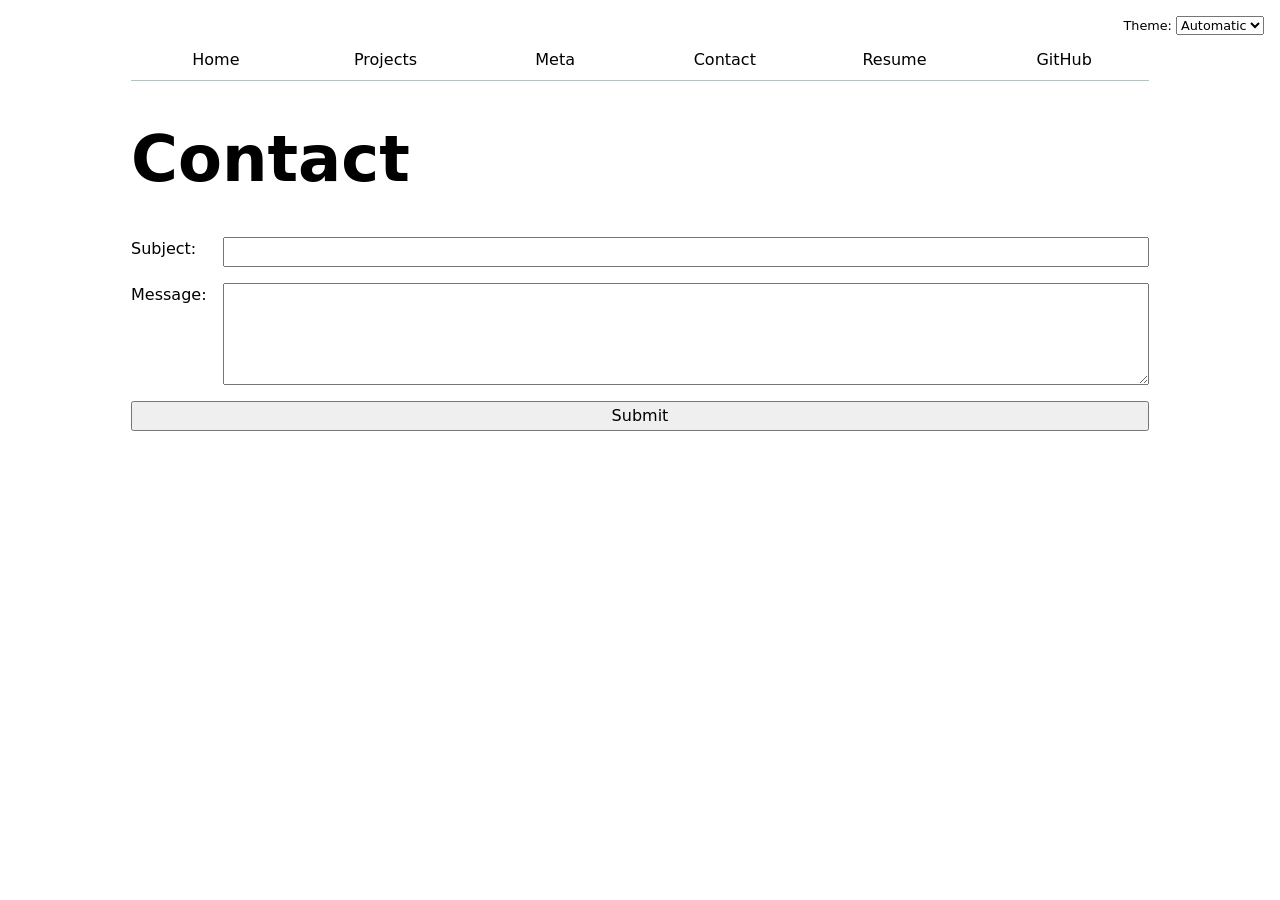
<file: contact/index.html>
<!DOCTYPE html>
<html lang="en">
<head>
    <meta charset="UTF-8">
    <meta name="viewport" content="width=device-width, initial-scale=1.0">
    <title>Contact</title>
    <link rel="stylesheet" href="../style.css">
    <script type="module" src="../global.js"></script>
</head>
<body>
    <h1>Contact</h1>
    <form action="mailto:reigaddi02@gmail.com">
      <label>Subject:
          <input name="subject" required>
      </label>
  
      <label>Message:
          <textarea name="body" rows="4" required></textarea>
      </label>
  
      <button>Submit</button>
  </form>
</body>
</html>
</file>
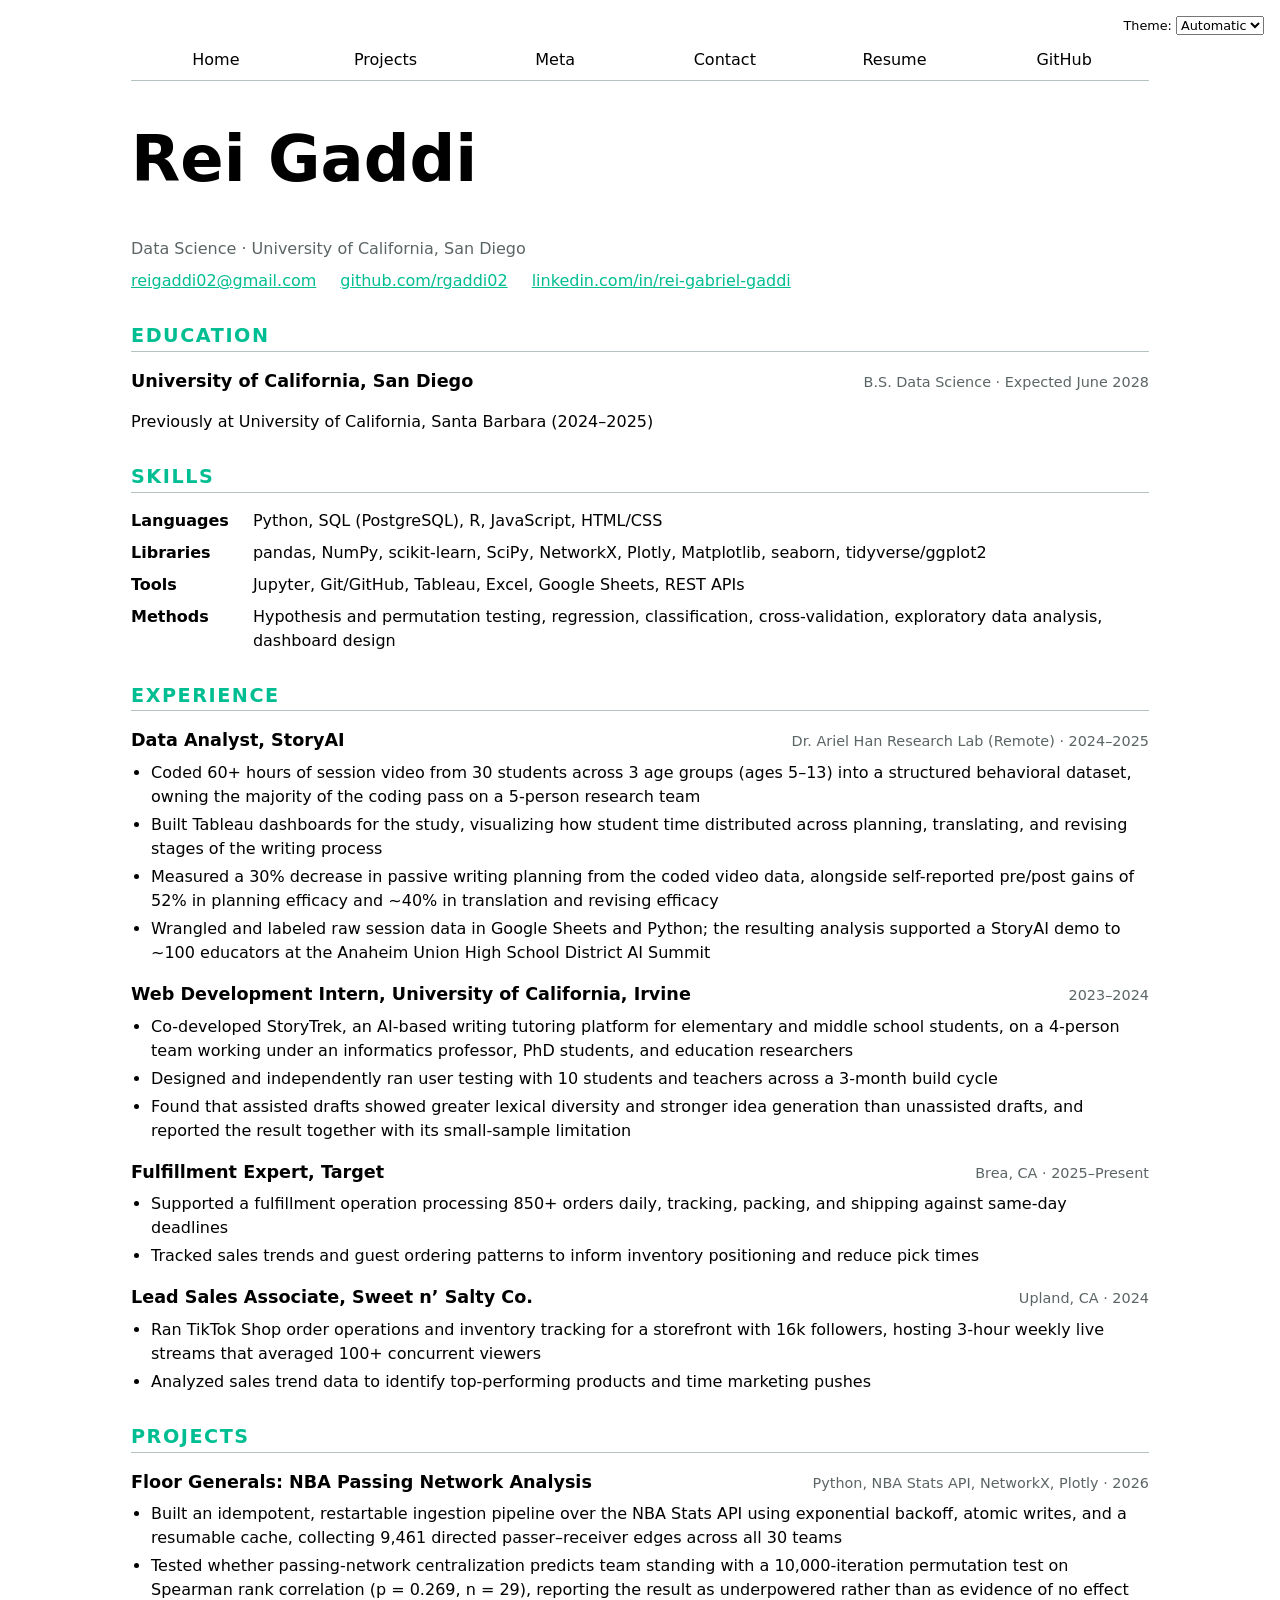
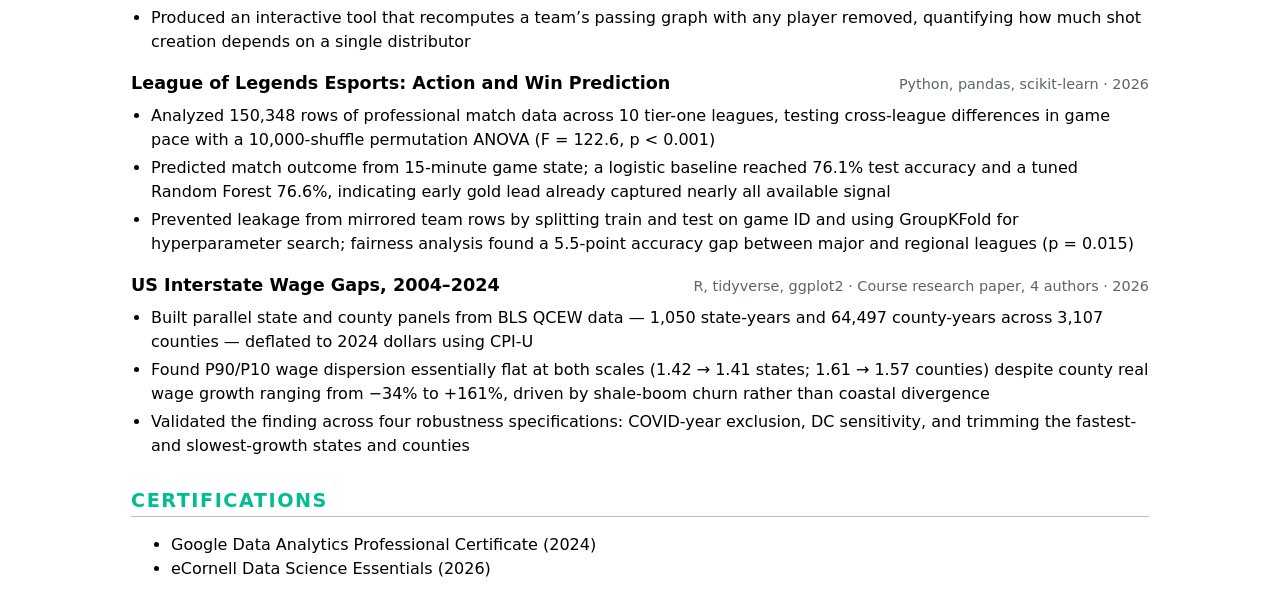
<file: resume/index.html>
<!DOCTYPE html>
<html lang="en">
<head>
	<meta charset="UTF-8">
	<meta name="viewport" content="width=device-width, initial-scale=1.0">
	<title>Resume · Rei Gaddi</title>
	<link rel="stylesheet" href="../style.css">
	<script type="module" src="../global.js"></script>
</head>
<body class="resume">
	<header>
		<h1>Rei Gaddi</h1>
		<p>Data Science · University of California, San Diego</p>
		<ul>
			<li><a href="mailto:reigaddi02@gmail.com">reigaddi02@gmail.com</a></li>
			<li><a href="https://github.com/rgaddi02">github.com/rgaddi02</a></li>
			<li><a href="https://www.linkedin.com/in/rei-gabriel-gaddi-07851b327/">linkedin.com/in/rei-gabriel-gaddi</a></li>
		</ul>
	</header>
 
	<main>
		<section>
			<h2>Education</h2>
			<article>
				<header>
					<h3>University of California, San Diego</h3>
					<p>B.S. Data Science · Expected <time datetime="2028-06">June 2028</time></p>
				</header>
				<p>Previously at University of California, Santa Barbara (<time datetime="2024">2024</time>–<time datetime="2025">2025</time>)</p>
			</article>
		</section>
 
		<section>
			<h2>Skills</h2>
			<dl>
				<dt>Languages</dt>
				<dd>Python, SQL (PostgreSQL), R, JavaScript, HTML/CSS</dd>
 
				<dt>Libraries</dt>
				<dd>pandas, NumPy, scikit-learn, SciPy, NetworkX, Plotly, Matplotlib, seaborn, tidyverse/ggplot2</dd>
 
				<dt>Tools</dt>
				<dd>Jupyter, Git/GitHub, Tableau, Excel, Google Sheets, REST APIs</dd>
 
				<dt>Methods</dt>
				<dd>Hypothesis and permutation testing, regression, classification, cross-validation, exploratory data analysis, dashboard design</dd>
			</dl>
		</section>
 
		<section>
			<h2>Experience</h2>
 
			<article>
				<header>
					<h3>Data Analyst, StoryAI</h3>
					<p>Dr. Ariel Han Research Lab (Remote) · <time datetime="2024">2024</time>–<time datetime="2025">2025</time></p>
				</header>
				<ul>
					<li>Coded 60+ hours of session video from 30 students across 3 age groups (ages 5–13) into a structured behavioral dataset, owning the majority of the coding pass on a 5-person research team</li>
					<li>Built Tableau dashboards for the study, visualizing how student time distributed across planning, translating, and revising stages of the writing process</li>
					<li>Measured a 30% decrease in passive writing planning from the coded video data, alongside self-reported pre/post gains of 52% in planning efficacy and ~40% in translation and revising efficacy</li>
					<li>Wrangled and labeled raw session data in Google Sheets and Python; the resulting analysis supported a StoryAI demo to ~100 educators at the Anaheim Union High School District AI Summit</li>
				</ul>
			</article>
 
			<article>
				<header>
					<h3>Web Development Intern, University of California, Irvine</h3>
					<p><time datetime="2023">2023</time>–<time datetime="2024">2024</time></p>
				</header>
				<ul>
					<li>Co-developed StoryTrek, an AI-based writing tutoring platform for elementary and middle school students, on a 4-person team working under an informatics professor, PhD students, and education researchers</li>
					<li>Designed and independently ran user testing with 10 students and teachers across a 3-month build cycle</li>
					<li>Found that assisted drafts showed greater lexical diversity and stronger idea generation than unassisted drafts, and reported the result together with its small-sample limitation</li>
				</ul>
			</article>
 
			<article>
				<header>
					<h3>Fulfillment Expert, Target</h3>
					<p>Brea, CA · <time datetime="2025">2025</time>–Present</p>
				</header>
				<ul>
					<li>Supported a fulfillment operation processing 850+ orders daily, tracking, packing, and shipping against same-day deadlines</li>
					<li>Tracked sales trends and guest ordering patterns to inform inventory positioning and reduce pick times</li>
				</ul>
			</article>
 
			<article>
				<header>
					<h3>Lead Sales Associate, Sweet n’ Salty Co.</h3>
					<p>Upland, CA · <time datetime="2024">2024</time></p>
				</header>
				<ul>
					<li>Ran TikTok Shop order operations and inventory tracking for a storefront with 16k followers, hosting 3-hour weekly live streams that averaged 100+ concurrent viewers</li>
					<li>Analyzed sales trend data to identify top-performing products and time marketing pushes</li>
				</ul>
			</article>
		</section>
 
		<section>
			<h2>Projects</h2>
 
			<article>
				<header>
					<h3>Floor Generals: NBA Passing Network Analysis</h3>
					<p>Python, NBA Stats API, NetworkX, Plotly · <time datetime="2026">2026</time></p>
				</header>
				<ul>
					<li>Built an idempotent, restartable ingestion pipeline over the NBA Stats API using exponential backoff, atomic writes, and a resumable cache, collecting 9,461 directed passer–receiver edges across all 30 teams</li>
					<li>Tested whether passing-network centralization predicts team standing with a 10,000-iteration permutation test on Spearman rank correlation (p = 0.269, n = 29), reporting the result as underpowered rather than as evidence of no effect</li>
					<li>Produced an interactive tool that recomputes a team’s passing graph with any player removed, quantifying how much shot creation depends on a single distributor</li>
				</ul>
			</article>
 
			<article>
				<header>
					<h3>League of Legends Esports: Action and Win Prediction</h3>
					<p>Python, pandas, scikit-learn · <time datetime="2026">2026</time></p>
				</header>
				<ul>
					<li>Analyzed 150,348 rows of professional match data across 10 tier-one leagues, testing cross-league differences in game pace with a 10,000-shuffle permutation ANOVA (F = 122.6, p &lt; 0.001)</li>
					<li>Predicted match outcome from 15-minute game state; a logistic baseline reached 76.1% test accuracy and a tuned Random Forest 76.6%, indicating early gold lead already captured nearly all available signal</li>
					<li>Prevented leakage from mirrored team rows by splitting train and test on game ID and using GroupKFold for hyperparameter search; fairness analysis found a 5.5-point accuracy gap between major and regional leagues (p = 0.015)</li>
				</ul>
			</article>
 
			<article>
				<header>
					<h3>US Interstate Wage Gaps, 2004–2024</h3>
					<p>R, tidyverse, ggplot2 · Course research paper, 4 authors · <time datetime="2026">2026</time></p>
				</header>
				<ul>
					<li>Built parallel state and county panels from BLS QCEW data — 1,050 state-years and 64,497 county-years across 3,107 counties — deflated to 2024 dollars using CPI-U</li>
					<li>Found P90/P10 wage dispersion essentially flat at both scales (1.42 → 1.41 states; 1.61 → 1.57 counties) despite county real wage growth ranging from −34% to +161%, driven by shale-boom churn rather than coastal divergence</li>
					<li>Validated the finding across four robustness specifications: COVID-year exclusion, DC sensitivity, and trimming the fastest- and slowest-growth states and counties</li>
				</ul>
			</article>
		</section>
 
		<section>
			<h2>Certifications</h2>
			<ul>
				<li>Google Data Analytics Professional Certificate (<time datetime="2024">2024</time>)</li>
				<li>eCornell Data Science Essentials (<time datetime="2026">2026</time>)</li>
			</ul>
		</section>
	</main>
</body>
</html>
</file>
<file: style.css>
body {
    font: 100%/1.5 system-ui;
    max-width: 100ch;
    margin-inline: max(1em, (100% - 100ch) / 2);
}

img {
    height: auto;
}

.stats {
    display: grid;
    grid-auto-flow: column;
    grid-template-rows: auto auto;
    grid-auto-columns: 1fr;
    gap: 0.25em 1em;
    margin: 0;
    text-align: center;

    dt {
        font-size: 80%;
        text-transform: uppercase;
        color: oklch(50% 3% 200);
    }

    dd {
        margin: 0;
        font-size: 150%;
        font-weight: bold;
    }
}

.hero {
    width: 100%;
    max-width: 30em;
    height: auto;
    display: block;
    border-radius: 0.5em;
}

.gridlines {
    .tick line {
        stroke-opacity: 0.35;
    }

    .domain {
        display: none;
    }
}

dl.info {
    display: grid;
    grid-template-columns: auto 1fr;
    gap: 0.25em 1em;
    margin: 0;
    transition-duration: 500ms;
    transition-property: opacity, visibility;

    dt {
        font-size: 85%;
        color: oklch(50% 3% 200);
    }

    dd {
        margin: 0;
        font-weight: 500;
    }
}

dl.info[hidden]:not(:hover, :focus-within) {
    opacity: 0;
    visibility: hidden;
}

.tooltip {
    position: fixed;
    top: 1em;
    left: 1em;
    z-index: 10;
    padding: 0.75em 1em;
    border-radius: 0.5em;
    background-color: color-mix(in oklch, canvas 85%, transparent);
    backdrop-filter: blur(6px);
    box-shadow: 0 2px 8px oklch(0% 0 0 / 15%);
    font-size: 90%;
}

#chart circle {
    transition: all 200ms, r calc(var(--r) * 100ms);
    transform-origin: center;
    transform-box: fill-box;

    @starting-style {
        r: 0;
    }

    &:hover {
        transform: scale(1.5);
    }
}

@keyframes marching-ants {
    to {
        stroke-dashoffset: -8; /* 5 + 3 */
    }
}

#chart .selection {
    fill-opacity: 0.1;
    stroke: currentColor;
    stroke-opacity: 0.7;
    stroke-dasharray: 5 3;
    animation: marching-ants 2s linear infinite;
}

#chart circle.selected {
    fill: #ff6b6b;
}

#selection-count {
    margin-block: 1em 0.5em;
}

nav {
    display: flex;
    margin-top: 2.5rem;
    margin-bottom: 1em;
    border-bottom: 1px solid var(--border-color);
}

nav a {
    flex: 1;
    text-decoration: none;
    color: inherit;
    text-align: center;
    padding: 0.5em;
}

nav a.current {
    border-bottom: 0.4em solid var(--border-color);
    padding-bottom: 0.1em;
}

html{
    --color-accent: oklch(0.7 0.1628 171);
    --border-color: oklch(50% 10% 200 / 40%);
    accent-color: var(--color-accent);
    color-scheme: light dark;
}

nav a:hover{
    border-bottom: 0.4em solid var(--color-accent);
    padding-bottom: 0.1em;
    background-color: color-mix(in oklch, var(--color-accent), canvas 85%);
}

input, textarea, button, select{
    font: inherit;
}

.color-scheme {
    position: absolute;
    top: 1rem;
    right: 1rem;
    font-size: 80%;
}

form {
    display: grid;
    grid-template-columns: auto 1fr;
    gap: 1em;
}

form label {
    display: grid;
    grid-template-columns: subgrid;
    grid-column: 1 / -1;
}

form button {
    grid-column: 1 / -1;
}

.container {
    display: flex;
    flex-wrap: wrap;
    align-items: center;
    gap: 2em;
    margin-block: 2em;
}

#projects-pie-plot {
    flex: 0 1 20em;
    min-width: 0;
    overflow: visible;

    &:has(path:hover) {
        path:not(:hover) {
            opacity: 0.5;
        }
    }

    path {
        transition: 300ms;
        cursor: pointer;
    }
}

.legend-item {
    display: flex;
    align-items: center;
    gap: 0.5em;
    cursor: pointer;
}

.selected {
    --color: oklch(35% 0.15 300) !important;

    &:is(path) {
        fill: var(--color);
    }
}

.legend {
    flex: 1 1 15em;
    display: grid;
    grid-template-columns: repeat(auto-fill, minmax(9em, 1fr));
    gap: 1em;
    list-style: none;
    margin: 0;
    padding: 1em;
    border: 1px solid var(--border-color);
    border-radius: 0.5em;
}

.legend-item em {
    color: oklch(50% 3% 200);
}

.swatch {
    display: inline-block;
    width: 1em;
    aspect-ratio: 1 / 1;
    background: var(--color);
    border-radius: 50%;
}

.searchBar {
    box-sizing: border-box;
    width: 100%;
    padding: 0.5em 0.75em;
    margin-block-end: 1.5em;
    border: 1px solid var(--border-color);
    border-radius: 0.5em;
}

.projects {
    display: grid;
    grid-template-columns: repeat(auto-fill, minmax(15em, 1fr));
    gap: 1em;

    article {
        display: grid;
        grid-template-rows: subgrid;
        grid-row: span 3;
    }

    h2 {
        margin: 0;
    }

    img {
        width: 100%;
    }

    .project-year {
        font-family: Baskerville, serif;
        font-variant-numeric: oldstyle-nums;
        color: oklch(50% 3% 200);
        margin: 0;
    }
}

h1, h2, h3, h4, h5, h6 {
    line-height: 1.1;
    text-wrap: balance;
}

h1 {
    font-size: 400%;
}

.resume {
    > header {
        margin-bottom: 2em;

        p {
            margin-block: 0.5em;
            color: oklch(50% 3% 200);
        }

        ul {
            display: flex;
            flex-wrap: wrap;
            gap: 0.5em 1.5em;
            list-style: none;
            padding: 0;
            margin: 0;
        }

        a {
            color: var(--color-accent);
        }
    }

    section {
        margin-block: 2em;
    }

    h2 {
        font-size: 120%;
        text-transform: uppercase;
        letter-spacing: 0.08em;
        color: var(--color-accent);
        border-bottom: 1px solid var(--border-color);
        padding-bottom: 0.25em;
    }

    article {
        margin-block: 1.25em;

        header {
            display: flex;
            flex-wrap: wrap;
            justify-content: space-between;
            align-items: baseline;
            gap: 0 1em;
        }

        h3 {
            margin: 0;
            font-size: 110%;
        }

        header p {
            margin: 0;
            color: oklch(50% 3% 200);
            font-size: 90%;
        }

        ul {
            margin-block: 0.5em 0;
            padding-left: 1.25em;
        }

        li + li {
            margin-top: 0.25em;
        }
    }

    dl {
        display: grid;
        grid-template-columns: auto 1fr;
        gap: 0.5em 1.5em;

        dt {
            font-weight: bold;
        }

        dd {
            margin: 0;
        }
    }
}

#profile-stats dl {
    display: grid;
    grid-template-columns: repeat(4, 1fr);
    margin: 0;
    text-align: center;
}

#profile-stats dt {
    grid-row: 1;
    font-size: 80%;
    text-transform: uppercase;
    color: oklch(50% 3% 200);
}

#profile-stats dd {
    grid-row: 2;
    margin: 0;
    font-size: 200%;
    font-weight: bold;
}

#files {
    display: grid;
    grid-template-columns: 1fr 4fr;
    gap: 1em 0;

    > div {
        grid-column: 1 / -1;
        display: grid;
        grid-template-columns: subgrid;
    }

    dt {
        grid-column: 1;

        small {
            display: block;
            font-size: 75%;
            opacity: 0.6;
        }
    }

    dd {
        grid-column: 2;
        display: flex;
        flex-wrap: wrap;
        align-items: start;
        align-content: start;
        gap: 0.15em;
        padding-top: 0.6em;
        margin-left: 0;
    }
}

.loc {
    display: flex;
    width: 0.5em;
    aspect-ratio: 1;
    background: var(--color);
    border-radius: 50%;
}

#scrolly-1,
#scrolly-2 {
    position: relative;
    display: flex;
    gap: 1rem;
}

#scrolly-1 > *,
#scrolly-2 > * {
    flex: 1;
    min-width: 0;
}

#scatter-story,
#files-story {
    position: relative;
}

#scatter-plot {
    position: sticky;
    top: 0;
    left: 0;
    bottom: auto;
    height: 50vh;
}

.step {
    padding-bottom: 4em;
}

#files-viz {
    position: sticky;
    top: 0;
    align-self: start;
}
</file>
